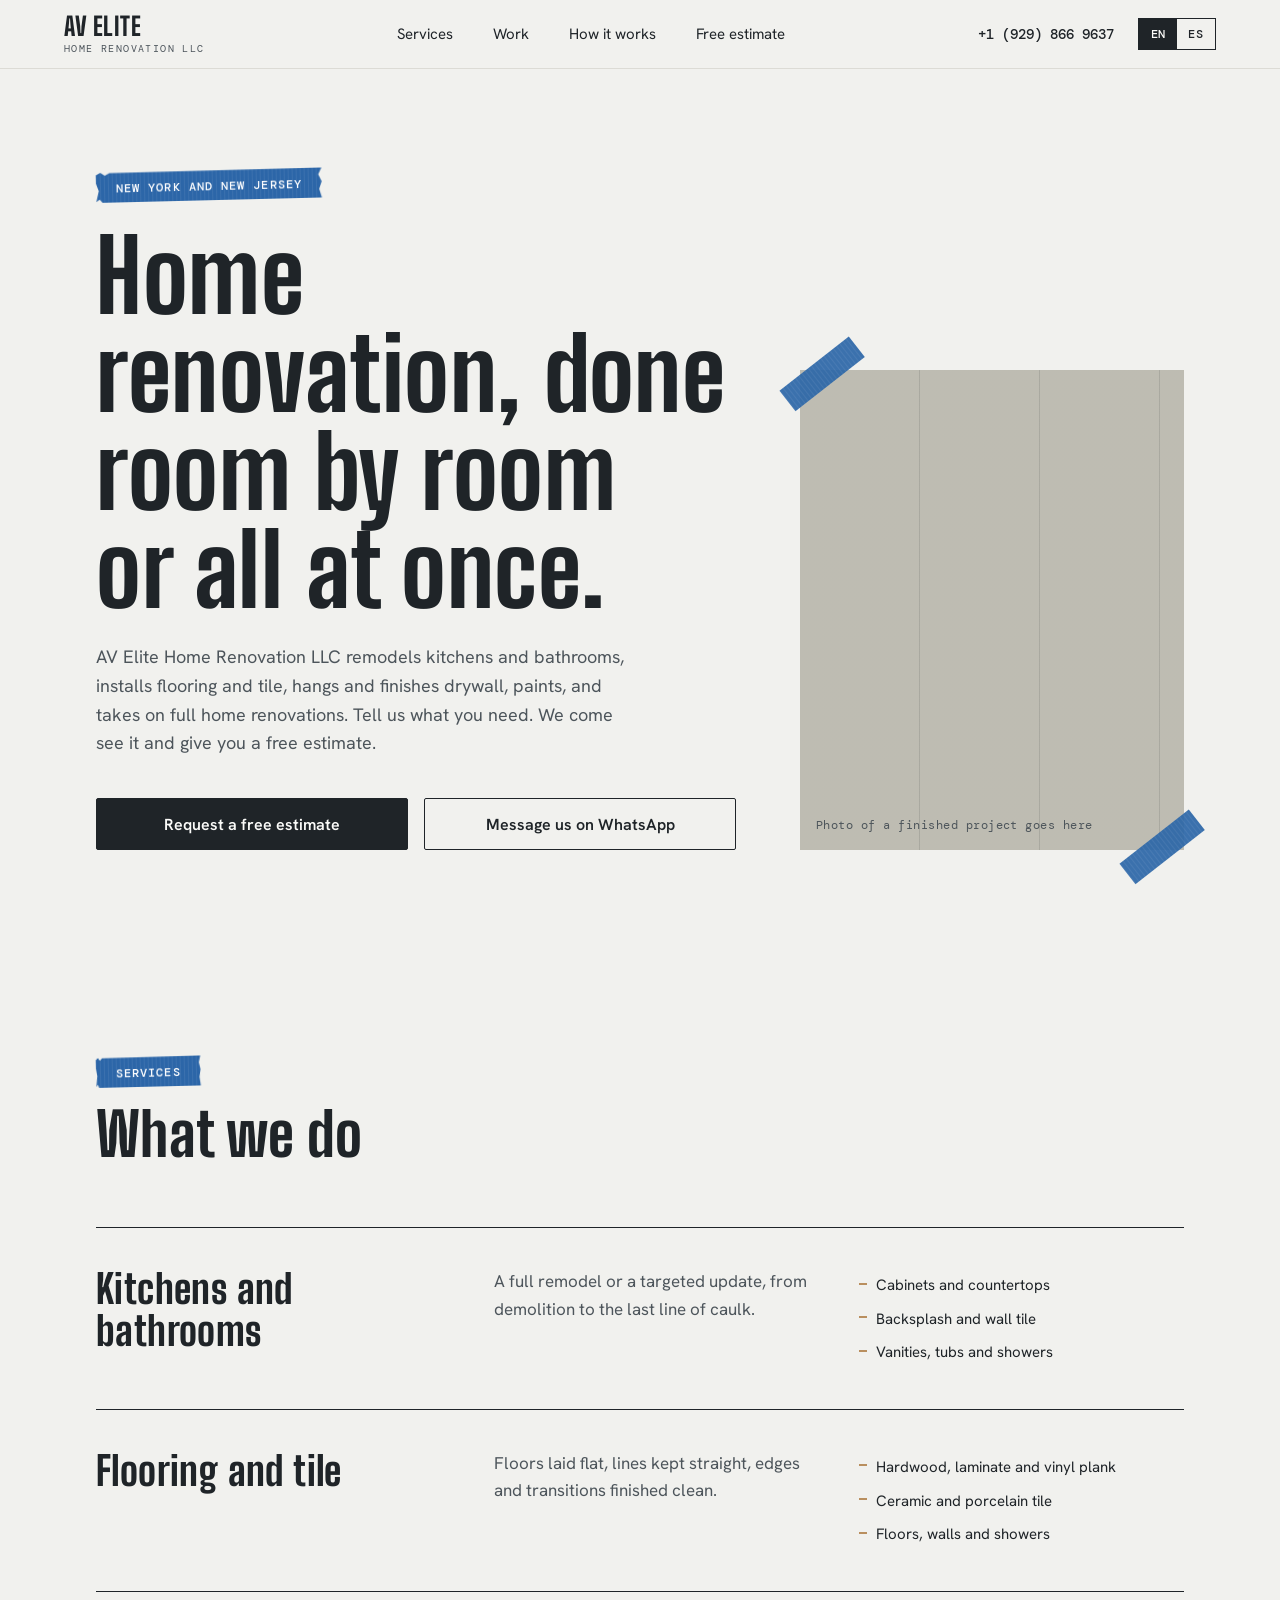
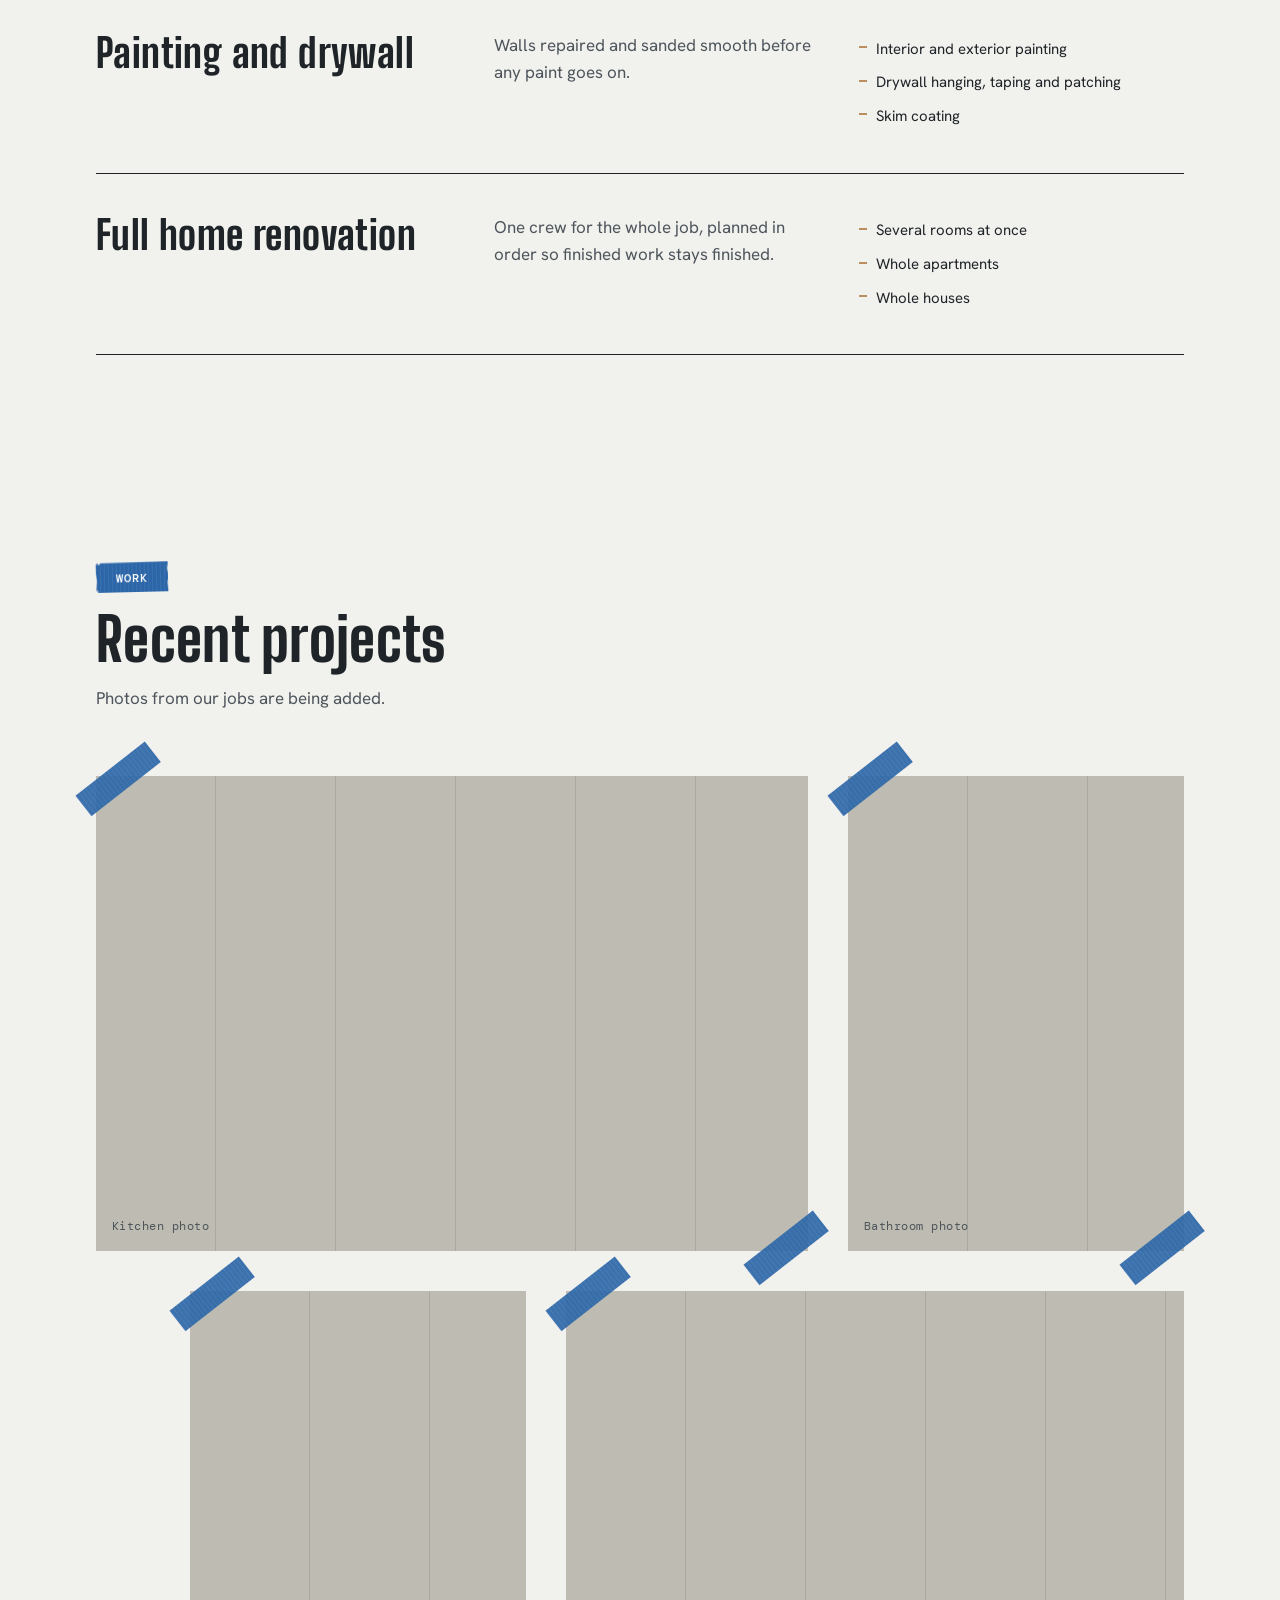
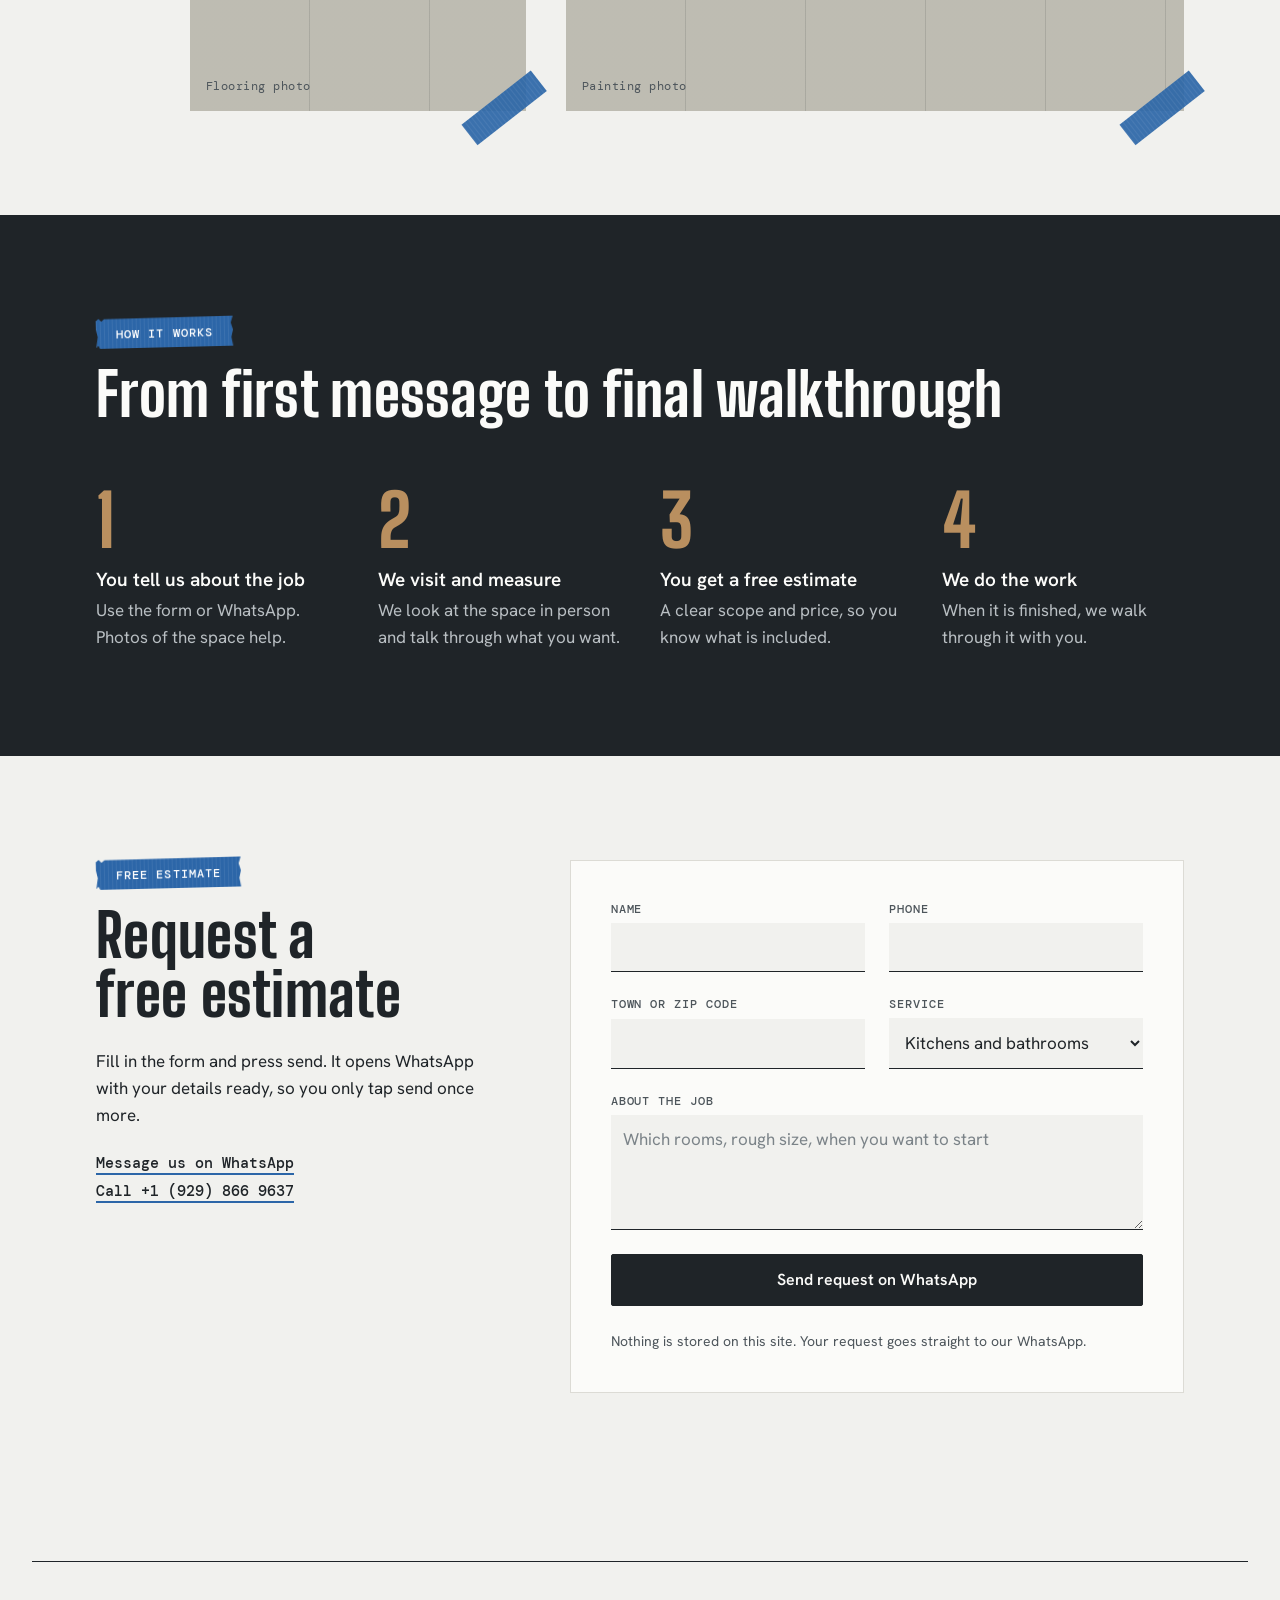
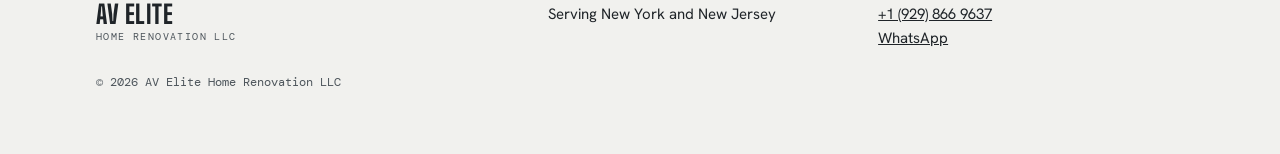
<file: index.html>
<!doctype html>
<html lang="en">
<head>
<meta charset="utf-8">
<meta name="viewport" content="width=device-width, initial-scale=1">
<title>AV Elite Home Renovation LLC | Home renovation in New York and New Jersey</title>
<meta name="description" content="Kitchen and bathroom remodeling, flooring and tile, painting and drywall, and full home renovation in New York and New Jersey. Request a free estimate.">
<link rel="canonical" href="https://avelitehomerenovation.com/">
<link rel="alternate" hreflang="en" href="https://avelitehomerenovation.com/">
<link rel="alternate" hreflang="es" href="https://avelitehomerenovation.com/es/">
<meta property="og:title" content="AV Elite Home Renovation LLC | Home renovation in New York and New Jersey">
<meta property="og:description" content="Kitchen and bathroom remodeling, flooring and tile, painting and drywall, and full home renovation in New York and New Jersey. Request a free estimate.">
<meta property="og:type" content="website">
<meta property="og:url" content="https://avelitehomerenovation.com/">
<meta name="theme-color" content="#1f2428">
<link rel="preconnect" href="https://fonts.googleapis.com">
<link rel="preconnect" href="https://fonts.gstatic.com" crossorigin>
<link href="https://fonts.googleapis.com/css2?family=Big+Shoulders+Display:wght@600;800&family=DM+Mono:wght@400;500&family=Hanken+Grotesk:wght@400;500;600&display=swap" rel="stylesheet">
<link rel="stylesheet" href="/assets/styles.css">
<script type="application/ld+json">
{"@context":"https://schema.org","@type":"HomeAndConstructionBusiness","name":"AV Elite Home Renovation LLC","url":"https://avelitehomerenovation.com/","telephone":"+19298669637","areaServed":["New York","New Jersey"]}
</script>
</head>
<body>
<a class="skip" href="#main">Skip to content</a>

<header class="top">
  <a class="mark" href="/" aria-label="AV Elite Home Renovation LLC">
    <span class="mark-name">AV Elite</span>
    <span class="mark-sub">Home Renovation LLC</span>
  </a>
  <nav class="nav" aria-label="Sections">
    <a href="#services">Services</a>
    <a href="#work">Work</a>
    <a href="#process">How it works</a>
    <a href="#estimate">Free estimate</a>
  </nav>
  <div class="top-end">
    <a class="phone" href="tel:+19298669637">+1 (929) 866 9637</a>
    <div class="lang" aria-label="Language">
      <a href="/" lang="en" aria-current="true">EN</a>
      <a href="/es/" lang="es" >ES</a>
    </div>
  </div>
</header>

<main id="main">

<section class="hero">
  <div class="hero-copy">
    <p class="tape">New York and New Jersey</p>
    <h1>Home renovation, done room by room or all at once.</h1>
    <p class="lede">AV Elite Home Renovation LLC remodels kitchens and bathrooms, installs flooring and tile, hangs and finishes drywall, paints, and takes on full home renovations. Tell us what you need. We come see it and give you a free estimate.</p>
    <div class="actions">
      <a class="btn btn-solid" href="#estimate">Request a free estimate</a>
      <a class="btn btn-line" href="https://wa.me/19298669637" rel="noopener">Message us on WhatsApp</a>
    </div>
  </div>
  <figure class="shot shot-hero" data-slot="hero">
    <figcaption>Photo of a finished project goes here</figcaption>
  </figure>
</section>

<section class="services" id="services">
  <div class="section-head">
    <p class="tape">Services</p>
    <h2>What we do</h2>
  </div>
  <div class="service-list">
    <article class="service">
      <h3>Kitchens and bathrooms</h3>
      <p>A full remodel or a targeted update, from demolition to the last line of caulk.</p>
      <ul><li>Cabinets and countertops</li><li>Backsplash and wall tile</li><li>Vanities, tubs and showers</li></ul>
    </article>
    <article class="service">
      <h3>Flooring and tile</h3>
      <p>Floors laid flat, lines kept straight, edges and transitions finished clean.</p>
      <ul><li>Hardwood, laminate and vinyl plank</li><li>Ceramic and porcelain tile</li><li>Floors, walls and showers</li></ul>
    </article>
    <article class="service">
      <h3>Painting and drywall</h3>
      <p>Walls repaired and sanded smooth before any paint goes on.</p>
      <ul><li>Interior and exterior painting</li><li>Drywall hanging, taping and patching</li><li>Skim coating</li></ul>
    </article>
    <article class="service">
      <h3>Full home renovation</h3>
      <p>One crew for the whole job, planned in order so finished work stays finished.</p>
      <ul><li>Several rooms at once</li><li>Whole apartments</li><li>Whole houses</li></ul>
    </article>
  </div>
</section>

<section class="work" id="work">
  <div class="section-head">
    <p class="tape">Work</p>
    <h2>Recent projects</h2>
    <p class="section-note">Photos from our jobs are being added.</p>
  </div>
  <div class="work-grid">
    <figure class="shot shot-a" data-slot="kitchen"><figcaption>Kitchen photo</figcaption></figure>
    <figure class="shot shot-b" data-slot="bathroom"><figcaption>Bathroom photo</figcaption></figure>
    <figure class="shot shot-c" data-slot="flooring"><figcaption>Flooring photo</figcaption></figure>
    <figure class="shot shot-d" data-slot="painting"><figcaption>Painting photo</figcaption></figure>
  </div>
</section>

<section class="process" id="process">
  <div class="section-head">
    <p class="tape">How it works</p>
    <h2>From first message to final walkthrough</h2>
  </div>
  <ol class="steps">
    <li><h3>You tell us about the job</h3><p>Use the form or WhatsApp. Photos of the space help.</p></li>
    <li><h3>We visit and measure</h3><p>We look at the space in person and talk through what you want.</p></li>
    <li><h3>You get a free estimate</h3><p>A clear scope and price, so you know what is included.</p></li>
    <li><h3>We do the work</h3><p>When it is finished, we walk through it with you.</p></li>
  </ol>
</section>

<section class="estimate" id="estimate">
  <div class="estimate-copy">
    <p class="tape">Free estimate</p>
    <h2>Request a free estimate</h2>
    <p>Fill in the form and press send. It opens WhatsApp with your details ready, so you only tap send once more.</p>
    <p class="estimate-direct">
      <a href="https://wa.me/19298669637" rel="noopener">Message us on WhatsApp</a>
      <a href="tel:+19298669637">Call +1 (929) 866 9637</a>
    </p>
  </div>
  <form class="form" id="estimate-form" action="https://wa.me/19298669637" method="get" target="_blank"
        data-intro="Hello, I would like a free estimate." data-l-name="Name" data-l-phone="Phone" data-l-place="Town or ZIP code" data-l-service="Service" data-l-details="About the job">
    <label>Name<input id="f-name" type="text" autocomplete="name" required></label>
    <label>Phone<input id="f-phone" type="tel" autocomplete="tel" inputmode="tel" required></label>
    <label>Town or ZIP code<input id="f-place" type="text" autocomplete="postal-code"></label>
    <label>Service
      <select id="f-service">
        <option>Kitchens and bathrooms</option>
        <option>Flooring and tile</option>
        <option>Painting and drywall</option>
        <option>Full home renovation</option>
      </select>
    </label>
    <label class="wide">About the job<textarea id="f-details" name="text" rows="4" placeholder="Which rooms, rough size, when you want to start"></textarea></label>
    <button class="btn btn-solid wide" type="submit">Send request on WhatsApp</button>
    <p class="form-note wide">Nothing is stored on this site. Your request goes straight to our WhatsApp.</p>
  </form>
</section>

</main>

<footer class="foot">
  <div>
    <p class="mark-name">AV Elite</p>
    <p class="mark-sub">Home Renovation LLC</p>
  </div>
  <p>Serving New York and New Jersey</p>
  <p><a href="tel:+19298669637">+1 (929) 866 9637</a><br><a href="https://wa.me/19298669637" rel="noopener">WhatsApp</a></p>
  <p class="foot-legal">© 2026 AV Elite Home Renovation LLC</p>
</footer>

<div class="dock">
  <a class="btn btn-solid" href="#estimate">Free estimate</a>
  <a class="btn btn-tape" href="https://wa.me/19298669637" rel="noopener">WhatsApp</a>
</div>

<script src="/assets/site.js" defer></script>
</body>
</html>
</file>
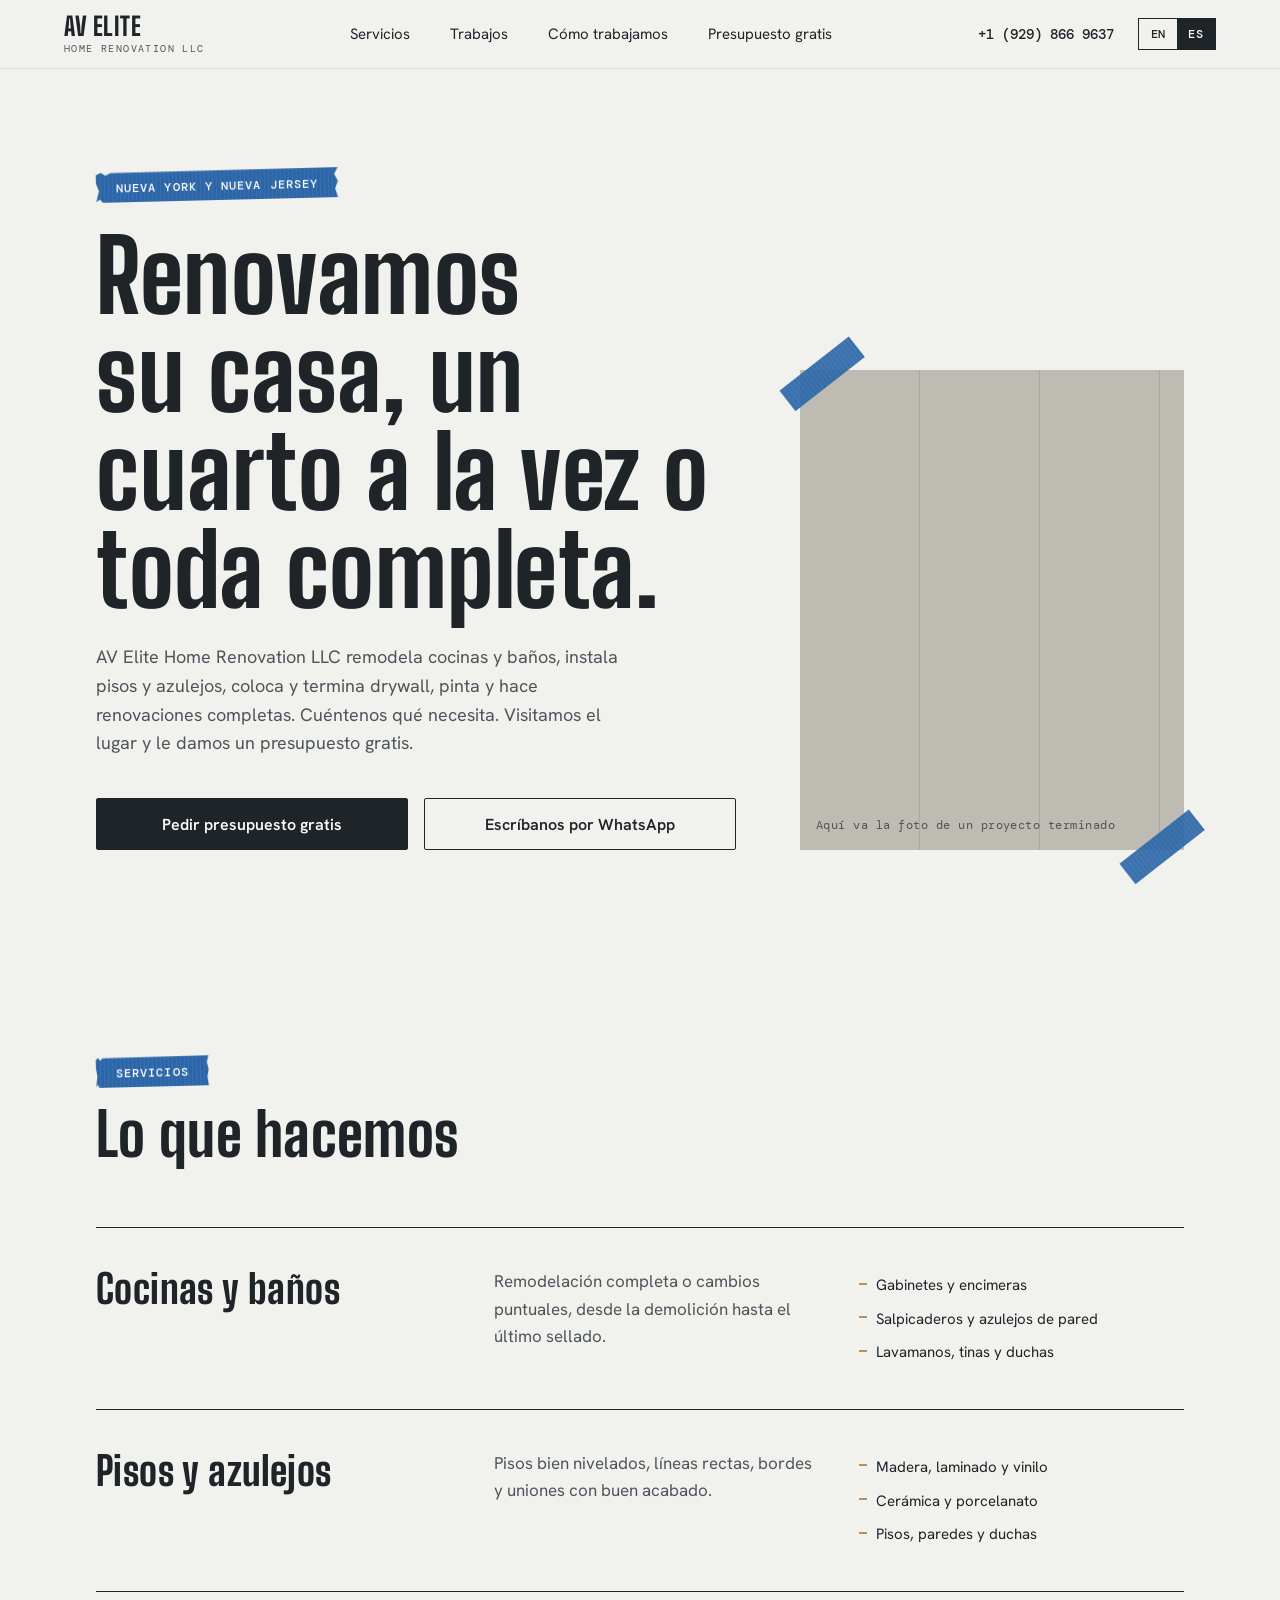
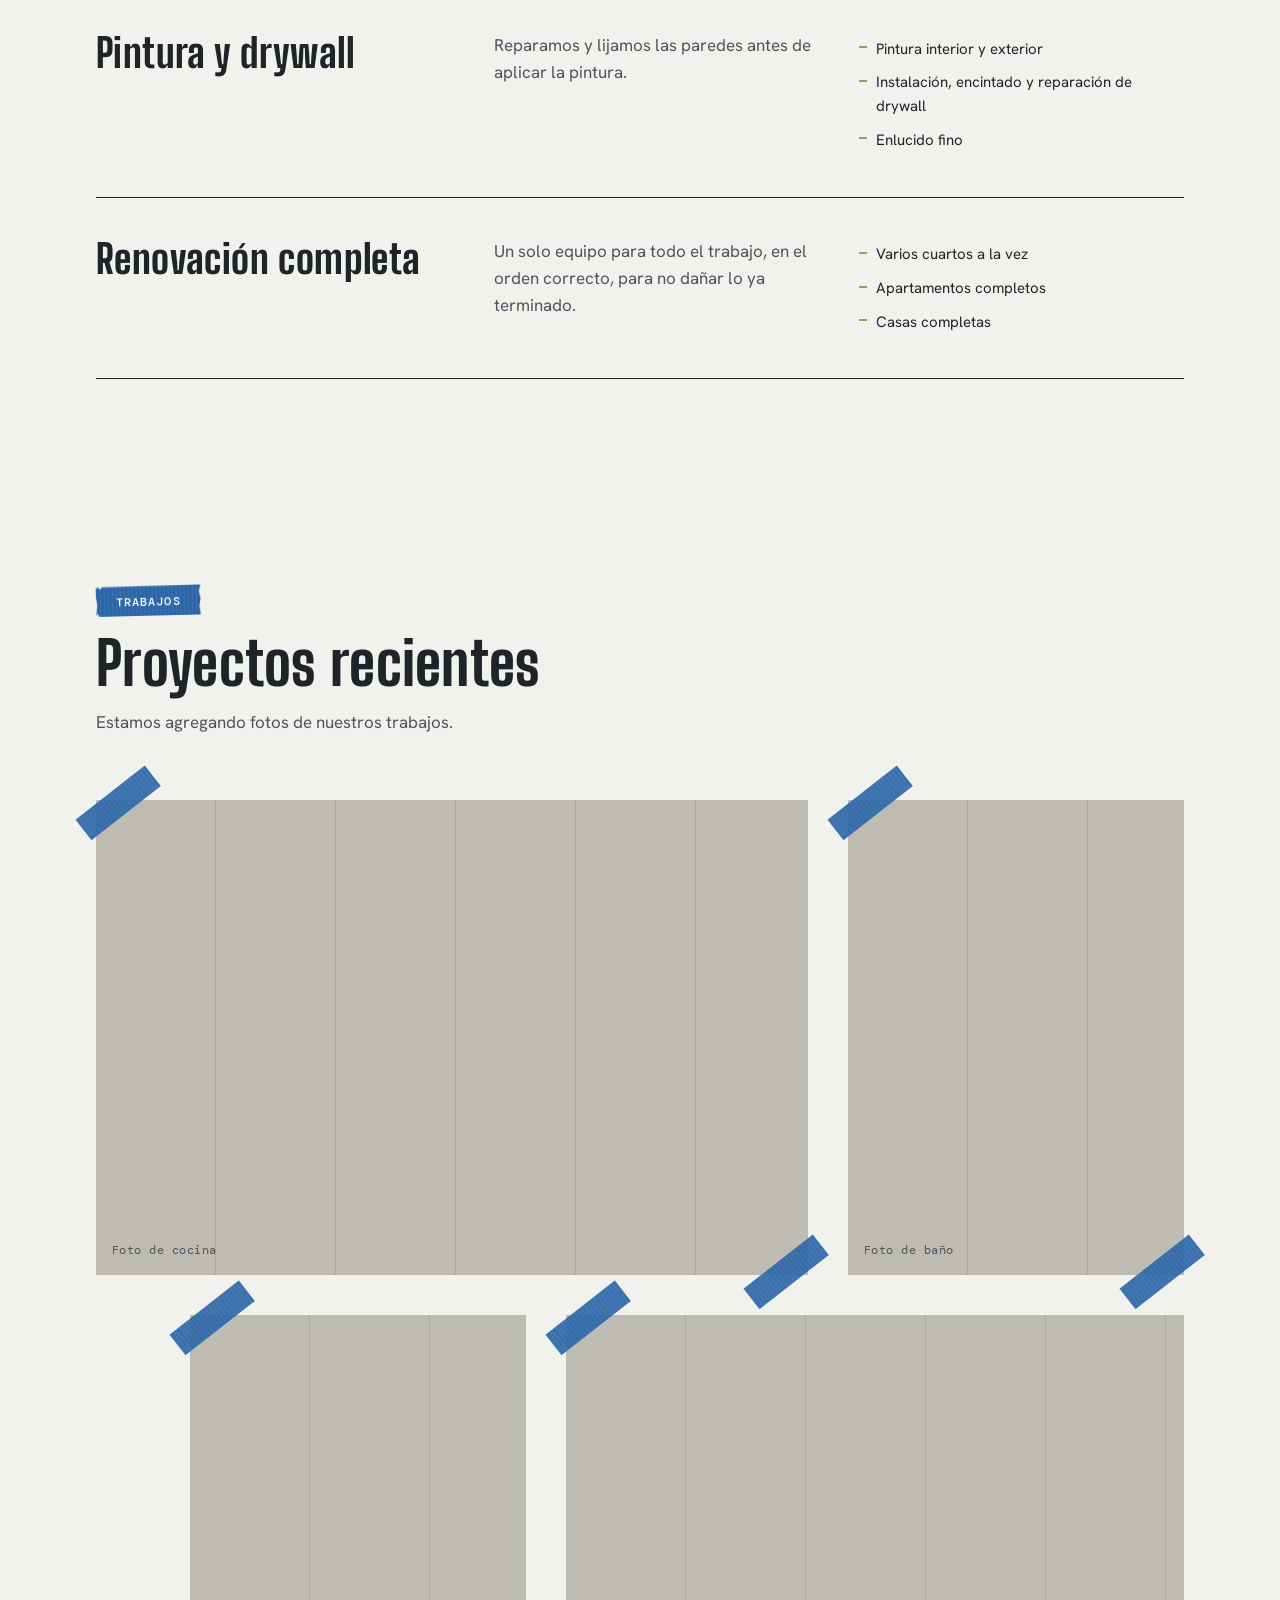
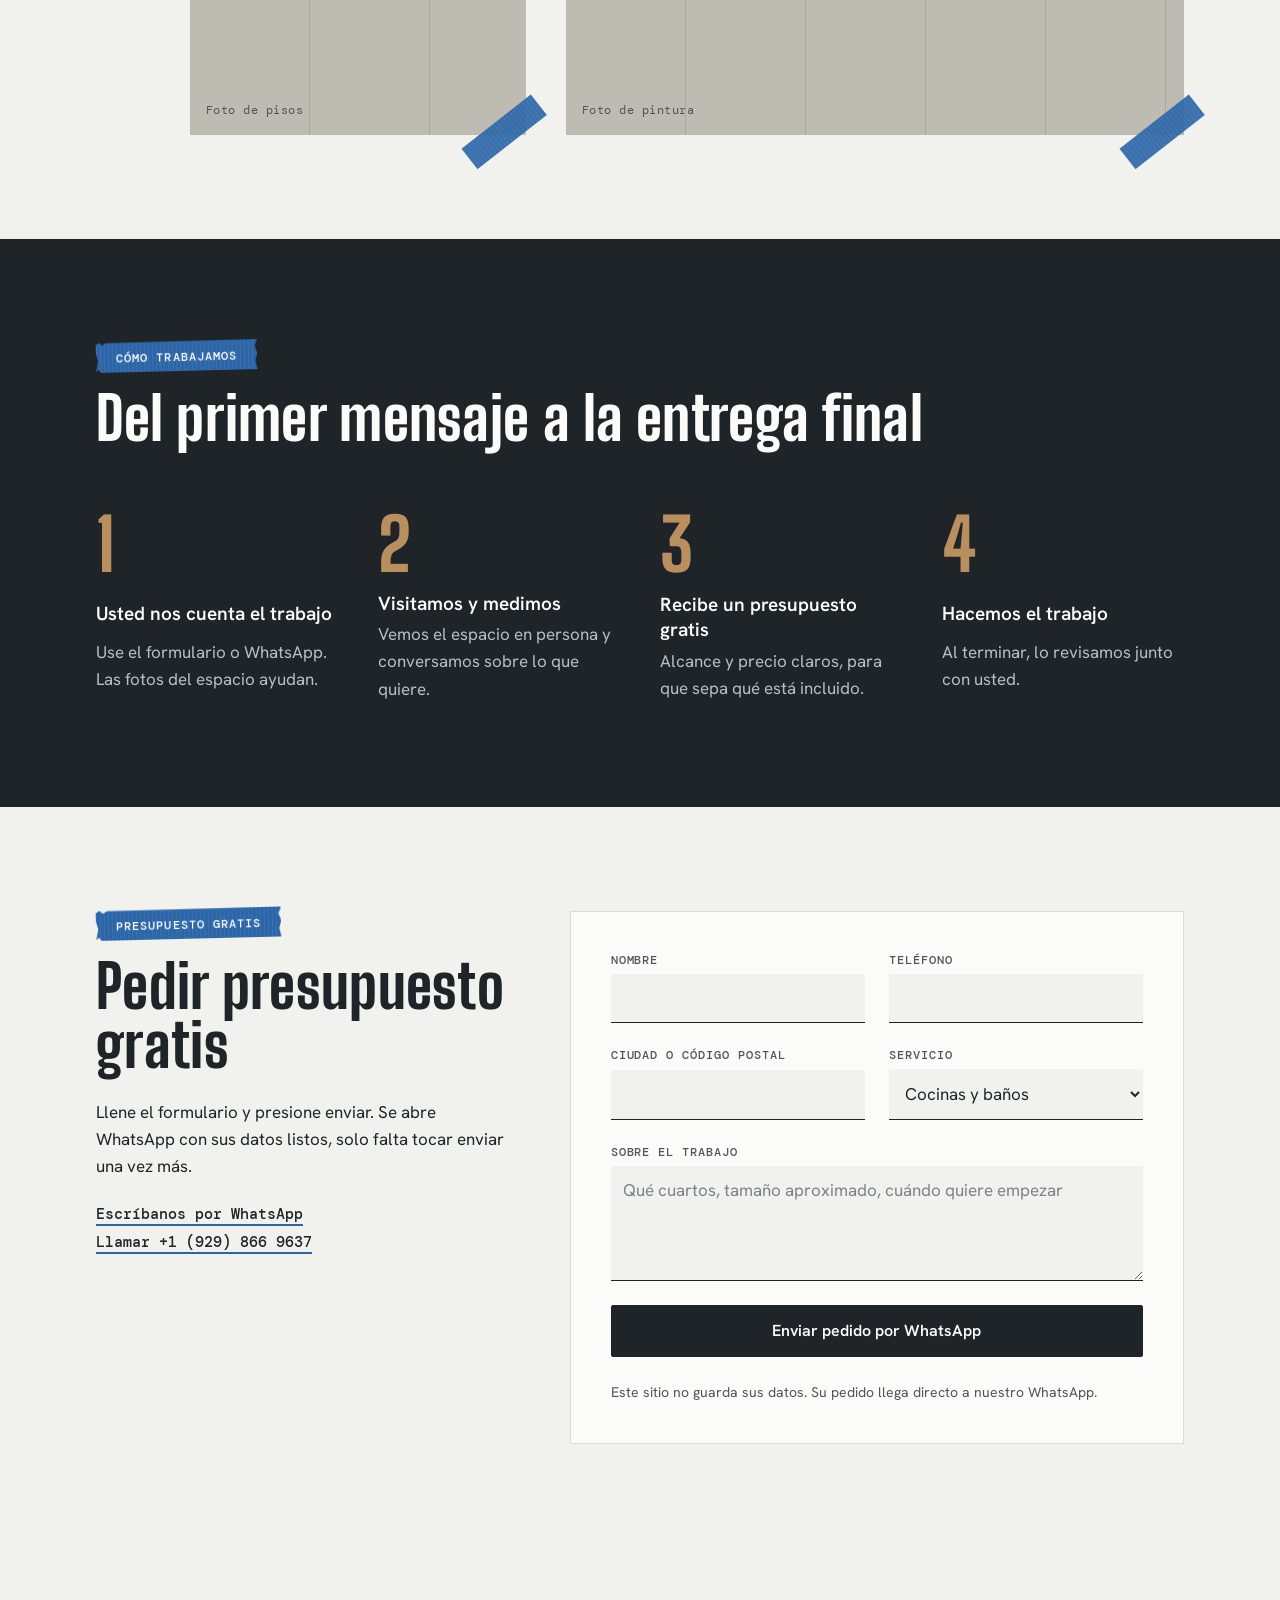
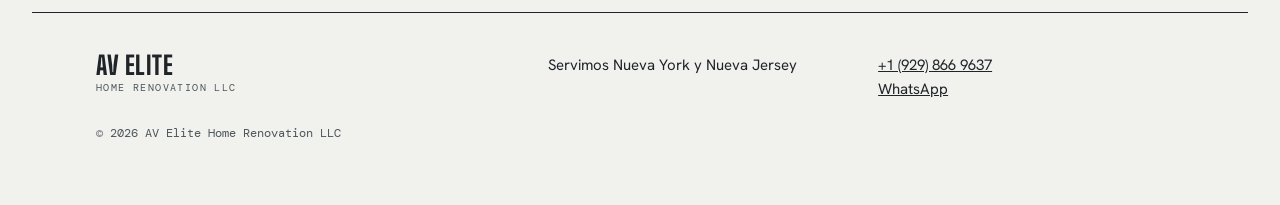
<file: es/index.html>
<!doctype html>
<html lang="es">
<head>
<meta charset="utf-8">
<meta name="viewport" content="width=device-width, initial-scale=1">
<title>AV Elite Home Renovation LLC | Renovación de casas en Nueva York y Nueva Jersey</title>
<meta name="description" content="Remodelación de cocinas y baños, pisos y azulejos, pintura y drywall, y renovación completa de casas en Nueva York y Nueva Jersey. Pida su presupuesto gratis.">
<link rel="canonical" href="https://avelitehomerenovation.com/es/">
<link rel="alternate" hreflang="en" href="https://avelitehomerenovation.com/">
<link rel="alternate" hreflang="es" href="https://avelitehomerenovation.com/es/">
<meta property="og:title" content="AV Elite Home Renovation LLC | Renovación de casas en Nueva York y Nueva Jersey">
<meta property="og:description" content="Remodelación de cocinas y baños, pisos y azulejos, pintura y drywall, y renovación completa de casas en Nueva York y Nueva Jersey. Pida su presupuesto gratis.">
<meta property="og:type" content="website">
<meta property="og:url" content="https://avelitehomerenovation.com/es/">
<meta name="theme-color" content="#1f2428">
<link rel="preconnect" href="https://fonts.googleapis.com">
<link rel="preconnect" href="https://fonts.gstatic.com" crossorigin>
<link href="https://fonts.googleapis.com/css2?family=Big+Shoulders+Display:wght@600;800&family=DM+Mono:wght@400;500&family=Hanken+Grotesk:wght@400;500;600&display=swap" rel="stylesheet">
<link rel="stylesheet" href="/assets/styles.css">
<script type="application/ld+json">
{"@context":"https://schema.org","@type":"HomeAndConstructionBusiness","name":"AV Elite Home Renovation LLC","url":"https://avelitehomerenovation.com/","telephone":"+19298669637","areaServed":["New York","New Jersey"]}
</script>
</head>
<body>
<a class="skip" href="#main">Ir al contenido</a>

<header class="top">
  <a class="mark" href="/es/" aria-label="AV Elite Home Renovation LLC">
    <span class="mark-name">AV Elite</span>
    <span class="mark-sub">Home Renovation LLC</span>
  </a>
  <nav class="nav" aria-label="Secciones">
    <a href="#services">Servicios</a>
    <a href="#work">Trabajos</a>
    <a href="#process">Cómo trabajamos</a>
    <a href="#estimate">Presupuesto gratis</a>
  </nav>
  <div class="top-end">
    <a class="phone" href="tel:+19298669637">+1 (929) 866 9637</a>
    <div class="lang" aria-label="Idioma">
      <a href="/" lang="en" >EN</a>
      <a href="/es/" lang="es" aria-current="true">ES</a>
    </div>
  </div>
</header>

<main id="main">

<section class="hero">
  <div class="hero-copy">
    <p class="tape">Nueva York y Nueva Jersey</p>
    <h1>Renovamos su casa, un cuarto a la vez o toda completa.</h1>
    <p class="lede">AV Elite Home Renovation LLC remodela cocinas y baños, instala pisos y azulejos, coloca y termina drywall, pinta y hace renovaciones completas. Cuéntenos qué necesita. Visitamos el lugar y le damos un presupuesto gratis.</p>
    <div class="actions">
      <a class="btn btn-solid" href="#estimate">Pedir presupuesto gratis</a>
      <a class="btn btn-line" href="https://wa.me/19298669637" rel="noopener">Escríbanos por WhatsApp</a>
    </div>
  </div>
  <figure class="shot shot-hero" data-slot="hero">
    <figcaption>Aquí va la foto de un proyecto terminado</figcaption>
  </figure>
</section>

<section class="services" id="services">
  <div class="section-head">
    <p class="tape">Servicios</p>
    <h2>Lo que hacemos</h2>
  </div>
  <div class="service-list">
    <article class="service">
      <h3>Cocinas y baños</h3>
      <p>Remodelación completa o cambios puntuales, desde la demolición hasta el último sellado.</p>
      <ul><li>Gabinetes y encimeras</li><li>Salpicaderos y azulejos de pared</li><li>Lavamanos, tinas y duchas</li></ul>
    </article>
    <article class="service">
      <h3>Pisos y azulejos</h3>
      <p>Pisos bien nivelados, líneas rectas, bordes y uniones con buen acabado.</p>
      <ul><li>Madera, laminado y vinilo</li><li>Cerámica y porcelanato</li><li>Pisos, paredes y duchas</li></ul>
    </article>
    <article class="service">
      <h3>Pintura y drywall</h3>
      <p>Reparamos y lijamos las paredes antes de aplicar la pintura.</p>
      <ul><li>Pintura interior y exterior</li><li>Instalación, encintado y reparación de drywall</li><li>Enlucido fino</li></ul>
    </article>
    <article class="service">
      <h3>Renovación completa</h3>
      <p>Un solo equipo para todo el trabajo, en el orden correcto, para no dañar lo ya terminado.</p>
      <ul><li>Varios cuartos a la vez</li><li>Apartamentos completos</li><li>Casas completas</li></ul>
    </article>
  </div>
</section>

<section class="work" id="work">
  <div class="section-head">
    <p class="tape">Trabajos</p>
    <h2>Proyectos recientes</h2>
    <p class="section-note">Estamos agregando fotos de nuestros trabajos.</p>
  </div>
  <div class="work-grid">
    <figure class="shot shot-a" data-slot="kitchen"><figcaption>Foto de cocina</figcaption></figure>
    <figure class="shot shot-b" data-slot="bathroom"><figcaption>Foto de baño</figcaption></figure>
    <figure class="shot shot-c" data-slot="flooring"><figcaption>Foto de pisos</figcaption></figure>
    <figure class="shot shot-d" data-slot="painting"><figcaption>Foto de pintura</figcaption></figure>
  </div>
</section>

<section class="process" id="process">
  <div class="section-head">
    <p class="tape">Cómo trabajamos</p>
    <h2>Del primer mensaje a la entrega final</h2>
  </div>
  <ol class="steps">
    <li><h3>Usted nos cuenta el trabajo</h3><p>Use el formulario o WhatsApp. Las fotos del espacio ayudan.</p></li>
    <li><h3>Visitamos y medimos</h3><p>Vemos el espacio en persona y conversamos sobre lo que quiere.</p></li>
    <li><h3>Recibe un presupuesto gratis</h3><p>Alcance y precio claros, para que sepa qué está incluido.</p></li>
    <li><h3>Hacemos el trabajo</h3><p>Al terminar, lo revisamos junto con usted.</p></li>
  </ol>
</section>

<section class="estimate" id="estimate">
  <div class="estimate-copy">
    <p class="tape">Presupuesto gratis</p>
    <h2>Pedir presupuesto gratis</h2>
    <p>Llene el formulario y presione enviar. Se abre WhatsApp con sus datos listos, solo falta tocar enviar una vez más.</p>
    <p class="estimate-direct">
      <a href="https://wa.me/19298669637" rel="noopener">Escríbanos por WhatsApp</a>
      <a href="tel:+19298669637">Llamar +1 (929) 866 9637</a>
    </p>
  </div>
  <form class="form" id="estimate-form" action="https://wa.me/19298669637" method="get" target="_blank"
        data-intro="Hola, quisiera un presupuesto gratis." data-l-name="Nombre" data-l-phone="Teléfono" data-l-place="Ciudad o código postal" data-l-service="Servicio" data-l-details="Sobre el trabajo">
    <label>Nombre<input id="f-name" type="text" autocomplete="name" required></label>
    <label>Teléfono<input id="f-phone" type="tel" autocomplete="tel" inputmode="tel" required></label>
    <label>Ciudad o código postal<input id="f-place" type="text" autocomplete="postal-code"></label>
    <label>Servicio
      <select id="f-service">
        <option>Cocinas y baños</option>
        <option>Pisos y azulejos</option>
        <option>Pintura y drywall</option>
        <option>Renovación completa</option>
      </select>
    </label>
    <label class="wide">Sobre el trabajo<textarea id="f-details" name="text" rows="4" placeholder="Qué cuartos, tamaño aproximado, cuándo quiere empezar"></textarea></label>
    <button class="btn btn-solid wide" type="submit">Enviar pedido por WhatsApp</button>
    <p class="form-note wide">Este sitio no guarda sus datos. Su pedido llega directo a nuestro WhatsApp.</p>
  </form>
</section>

</main>

<footer class="foot">
  <div>
    <p class="mark-name">AV Elite</p>
    <p class="mark-sub">Home Renovation LLC</p>
  </div>
  <p>Servimos Nueva York y Nueva Jersey</p>
  <p><a href="tel:+19298669637">+1 (929) 866 9637</a><br><a href="https://wa.me/19298669637" rel="noopener">WhatsApp</a></p>
  <p class="foot-legal">© 2026 AV Elite Home Renovation LLC</p>
</footer>

<div class="dock">
  <a class="btn btn-solid" href="#estimate">Presupuesto gratis</a>
  <a class="btn btn-tape" href="https://wa.me/19298669637" rel="noopener">WhatsApp</a>
</div>

<script src="/assets/site.js" defer></script>
</body>
</html>
</file>
<file: assets/styles.css>
/* AV Elite Home Renovation LLC
   Palette from the job site: skim coat, drywall, slate tile, white oak, painter's tape. */
:root{
  --skim:#f1f1ee; --joint:#fbfbf9; --drywall:#dcdbd5; --slate:#1f2428; --slate-soft:#4d555b;
  --oak:#b98f5f; --tape:#2c66a8; --tape-deep:#22528a;
  --display:"Big Shoulders Display","Arial Narrow",sans-serif;
  --body:"Hanken Grotesk","Helvetica Neue",Arial,sans-serif;
  --mono:"DM Mono",ui-monospace,Menlo,monospace;
  --s1:.5rem; --s2:1rem; --s3:1.5rem; --s4:2.5rem; --s5:4rem; --s6:6.5rem;
  --gutter:clamp(1.25rem,5vw,4rem); --max:76rem;
}
*,*::before,*::after{box-sizing:border-box}
html{scroll-behavior:smooth;scroll-padding-top:5rem;overflow-x:clip}
body{margin:0;background:var(--skim);color:var(--slate);font:400 1.0625rem/1.6 var(--body);-webkit-font-smoothing:antialiased;padding-bottom:4.5rem}
h1,h2,h3,p,ul,ol,figure{margin:0}
ul,ol{padding:0;list-style:none}
a{color:inherit}
:focus-visible{outline:3px solid var(--tape);outline-offset:3px}
.skip{position:absolute;left:-999px}
.skip:focus{left:var(--gutter);top:var(--s1);background:var(--joint);padding:var(--s1) var(--s2);z-index:9}

h1,h2{font-family:var(--display);font-weight:800;line-height:.98;letter-spacing:.005em;text-wrap:balance}
h1{font-size:clamp(2.9rem,9.5vw,6.25rem)}
h2{font-size:clamp(2.2rem,6vw,3.75rem)}
h3{font:600 1.1875rem/1.3 var(--body)}

/* Signature: a strip of painter's tape labels each section. */
.tape{display:inline-block;background:var(--tape);color:#fff;font:500 .75rem/1 var(--mono);letter-spacing:.09em;text-transform:uppercase;
  padding:.6rem 1.25rem .55rem;transform:rotate(-1.4deg);transform-origin:left center;
  background-image:repeating-linear-gradient(90deg,rgba(255,255,255,.07) 0 1px,transparent 1px 4px);
  clip-path:polygon(0 8%,2% 0,4% 10%,6% 2%,100% 0,98.5% 22%,100% 45%,98.8% 70%,100% 100%,3% 100%,1.5% 88%,0 96%,1.2% 60%,0 35%)}

/* Header */
.top{position:sticky;top:0;z-index:5;display:flex;align-items:center;justify-content:space-between;gap:var(--s3);
  padding:.85rem var(--gutter);background:rgba(241,241,238,.94);backdrop-filter:blur(6px);border-bottom:1px solid var(--drywall)}
.mark{text-decoration:none;display:flex;flex-direction:column;line-height:1}
.mark-name{font:800 1.6rem/1 var(--display);letter-spacing:.02em;text-transform:uppercase}
.mark-sub{font:400 .625rem/1 var(--mono);letter-spacing:.14em;text-transform:uppercase;color:var(--slate-soft);margin-top:.3rem}
.nav{display:none;gap:var(--s4);font-size:.9375rem}
.nav a,.phone{text-decoration:none}
.nav a:hover,.phone:hover{text-decoration:underline;text-decoration-color:var(--tape);text-decoration-thickness:2px;text-underline-offset:.35em}
.top-end{display:flex;align-items:center;gap:var(--s3)}
.phone{display:none;font:500 .875rem var(--mono)}
.lang{display:flex;border:1px solid var(--slate);font:500 .75rem/1 var(--mono);letter-spacing:.06em}
.lang a{padding:.55rem .7rem;text-decoration:none}
.lang a[aria-current]{background:var(--slate);color:var(--joint)}

/* Buttons */
.btn{display:inline-flex;align-items:center;justify-content:center;min-height:3.25rem;padding:0 1.6rem;font:600 1rem var(--body);
  text-decoration:none;border:1.5px solid var(--slate);border-radius:2px;cursor:pointer;transition:background .15s,color .15s,border-color .15s}
.btn-solid{background:var(--slate);color:var(--joint)}
.btn-solid:hover{background:var(--tape-deep);border-color:var(--tape-deep)}
.btn-line{background:transparent}
.btn-line:hover{background:var(--slate);color:var(--joint)}
.btn-tape{background:var(--tape);border-color:var(--tape);color:#fff}

/* Hero */
.hero{max-width:var(--max);margin:0 auto;padding:var(--s4) var(--gutter) var(--s5);display:grid;gap:var(--s4)}
.hero-copy .tape{margin-bottom:var(--s3)}
.lede{margin-top:var(--s3);max-width:34rem;font-size:1.125rem;color:var(--slate-soft)}
.actions{margin-top:var(--s4);display:flex;flex-wrap:wrap;gap:var(--s2)}
.actions .btn{flex:1 1 15rem}

/* Photo slots: drywall panels held by tape until real photos arrive. */
.shot{position:relative;background:var(--drywall);display:flex;align-items:flex-end;min-height:14rem;
  background-image:linear-gradient(var(--drywall),var(--drywall)),repeating-linear-gradient(90deg,transparent 0 119px,rgba(31,36,40,.12) 119px 120px);
  background-blend-mode:multiply}
.shot img{position:absolute;inset:0;width:100%;height:100%;object-fit:cover}
.shot figcaption{position:relative;font:400 .75rem/1.4 var(--mono);letter-spacing:.04em;color:var(--slate-soft);padding:var(--s2)}
.shot::before,.shot::after{content:"";position:absolute;width:5.5rem;height:1.6rem;background:var(--tape);opacity:.92;z-index:1;
  background-image:repeating-linear-gradient(90deg,rgba(255,255,255,.07) 0 1px,transparent 1px 4px)}
.shot::before{top:-.6rem;left:-1.4rem;transform:rotate(-38deg)}
.shot::after{bottom:-.6rem;right:-1.4rem;transform:rotate(-38deg)}
.shot-hero{aspect-ratio:4/5;max-height:38rem;width:100%}

/* Sections */
section[id]{max-width:var(--max);margin:0 auto;padding:var(--s5) var(--gutter)}
.section-head{margin-bottom:var(--s4)}
.section-head .tape{margin-bottom:var(--s2)}
.section-note{margin-top:var(--s2);color:var(--slate-soft)}

.service{padding:var(--s3) 0;border-top:1px solid var(--slate);display:grid;gap:var(--s1)}
.service:last-child{border-bottom:1px solid var(--slate)}
.service h3{font:800 clamp(1.75rem,5vw,2.5rem)/1.05 var(--display);letter-spacing:.01em}
.service p{color:var(--slate-soft);max-width:30rem}
.service ul{margin-top:var(--s1);font-size:.9375rem}
.service li{padding:.3rem 0 .3rem 1.1rem;position:relative}
.service li::before{content:"";position:absolute;left:0;top:.95em;width:.5rem;height:2px;background:var(--oak)}

.work{overflow:hidden}
.work-grid{display:grid;grid-template-columns:1fr 1fr;gap:var(--s3) var(--s2)}
.shot-a{grid-column:1/-1;aspect-ratio:3/2}
.shot-b,.shot-c{aspect-ratio:4/5;min-height:0}
.shot-d{grid-column:1/-1;aspect-ratio:16/9}

.process{background:var(--slate);color:var(--joint);max-width:none!important}
.process>*{max-width:calc(var(--max) - 2*var(--gutter));margin-left:auto;margin-right:auto}
.steps{counter-reset:step;display:grid;gap:var(--s4)}
.steps li{counter-increment:step;display:grid;grid-template-columns:3.25rem 1fr;column-gap:var(--s2)}
.steps li::before{content:counter(step);grid-row:span 2;font:800 3.25rem/.9 var(--display);color:var(--oak)}
.steps p{color:#b9bfc3;margin-top:.25rem}

.estimate{display:grid;gap:var(--s4)}
.estimate-copy h2{margin:var(--s2) 0 var(--s3)}
.estimate-copy p{max-width:28rem}
.estimate-direct{margin-top:var(--s3);display:grid;gap:var(--s1);font:500 .9375rem var(--mono)}
.estimate-direct a{text-decoration-color:var(--tape);text-decoration-thickness:2px;text-underline-offset:.35em}
.form{display:grid;gap:var(--s3);background:var(--joint);padding:var(--s3);border:1px solid var(--drywall)}
.form label{display:grid;gap:.4rem;font:500 .75rem var(--mono);letter-spacing:.08em;text-transform:uppercase;color:var(--slate-soft)}
.form input,.form select,.form textarea{font:400 1.0625rem var(--body);color:var(--slate);background:var(--skim);border:0;border-bottom:1.5px solid var(--slate);
  border-radius:0;padding:.8rem .75rem;width:100%;text-transform:none;letter-spacing:0}
.form textarea{resize:vertical}
.form ::placeholder{color:#7b8388}
.form-note{font-size:.875rem;color:var(--slate-soft)}

.foot{border-top:1px solid var(--slate);margin:var(--s5) auto 0;max-width:var(--max);padding:var(--s4) var(--gutter) var(--s5);display:grid;gap:var(--s3);font-size:.9375rem}
.foot-legal{font:400 .75rem var(--mono);color:var(--slate-soft)}

/* Phone dock: the two actions stay in reach. */
.dock{position:fixed;left:0;right:0;bottom:0;z-index:6;display:grid;grid-template-columns:1.4fr 1fr;gap:var(--s1);
  padding:var(--s1) var(--s2) calc(var(--s1) + env(safe-area-inset-bottom));background:rgba(241,241,238,.96);border-top:1px solid var(--drywall)}
.dock .btn{min-height:3rem;padding:0 .75rem;font-size:.9375rem}

@media (min-width:44rem){
  .form{grid-template-columns:1fr 1fr;padding:var(--s4)}
  .wide{grid-column:1/-1}
  .service{grid-template-columns:1.1fr 1fr 1fr;gap:var(--s4);align-items:start;padding:var(--s4) 0}
  .service ul{margin-top:0}
  .steps{grid-template-columns:1fr 1fr;gap:var(--s5) var(--s4)}
  .foot{grid-template-columns:1.4fr 1fr 1fr}
  .foot-legal{grid-column:1/-1}
}
@media (min-width:62rem){
  body{padding-bottom:0}
  .dock{display:none}
  .nav{display:flex}
  .phone{display:block}
  .hero{grid-template-columns:1.25fr .75fr;align-items:end;gap:var(--s5);padding-top:var(--s6);padding-bottom:var(--s6)}
  section[id]{padding-top:var(--s6);padding-bottom:var(--s6)}
  .section-head{margin-bottom:var(--s5)}
  .work-grid{grid-template-columns:repeat(12,1fr);gap:var(--s4)}
  .shot-a{grid-column:1/9;aspect-ratio:3/2}
  .shot-b{grid-column:9/13;aspect-ratio:auto}
  .shot-c{grid-column:2/6;aspect-ratio:4/5}
  .shot-d{grid-column:6/13;aspect-ratio:auto}
  .steps{grid-template-columns:repeat(4,1fr)}
  .steps li{grid-template-columns:1fr}
  .steps li::before{grid-row:auto;margin-bottom:var(--s2);font-size:4.5rem}
  .estimate{grid-template-columns:.8fr 1.2fr;gap:var(--s5);align-items:start}
}

/* One motion moment: the hero tape is pressed down on load. */
@media (prefers-reduced-motion:no-preference){
  .hero .tape{animation:stick .6s .15s cubic-bezier(.2,.8,.2,1) both}
  @keyframes stick{from{opacity:0;transform:rotate(-7deg) translateY(-.6rem)}to{opacity:1;transform:rotate(-1.4deg)}}
}
@media (prefers-reduced-motion:reduce){html{scroll-behavior:auto}}
</file>
